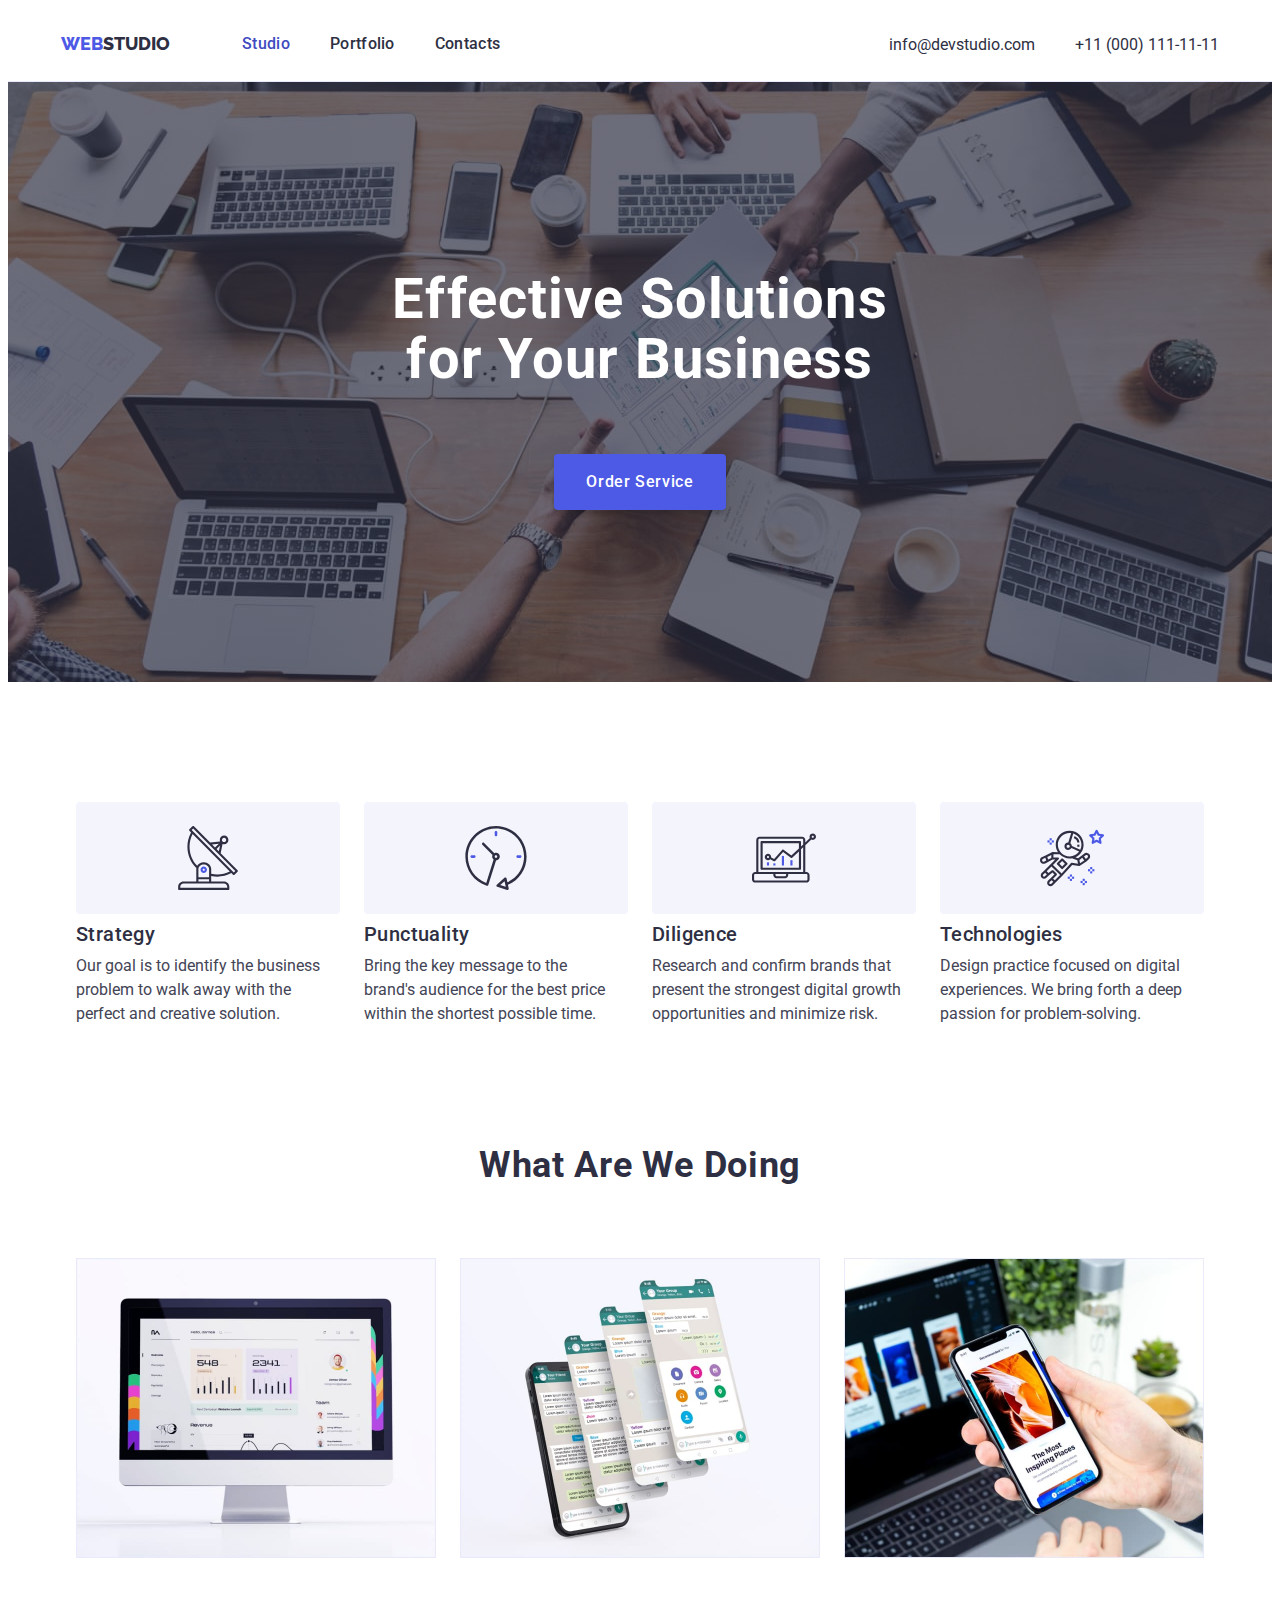
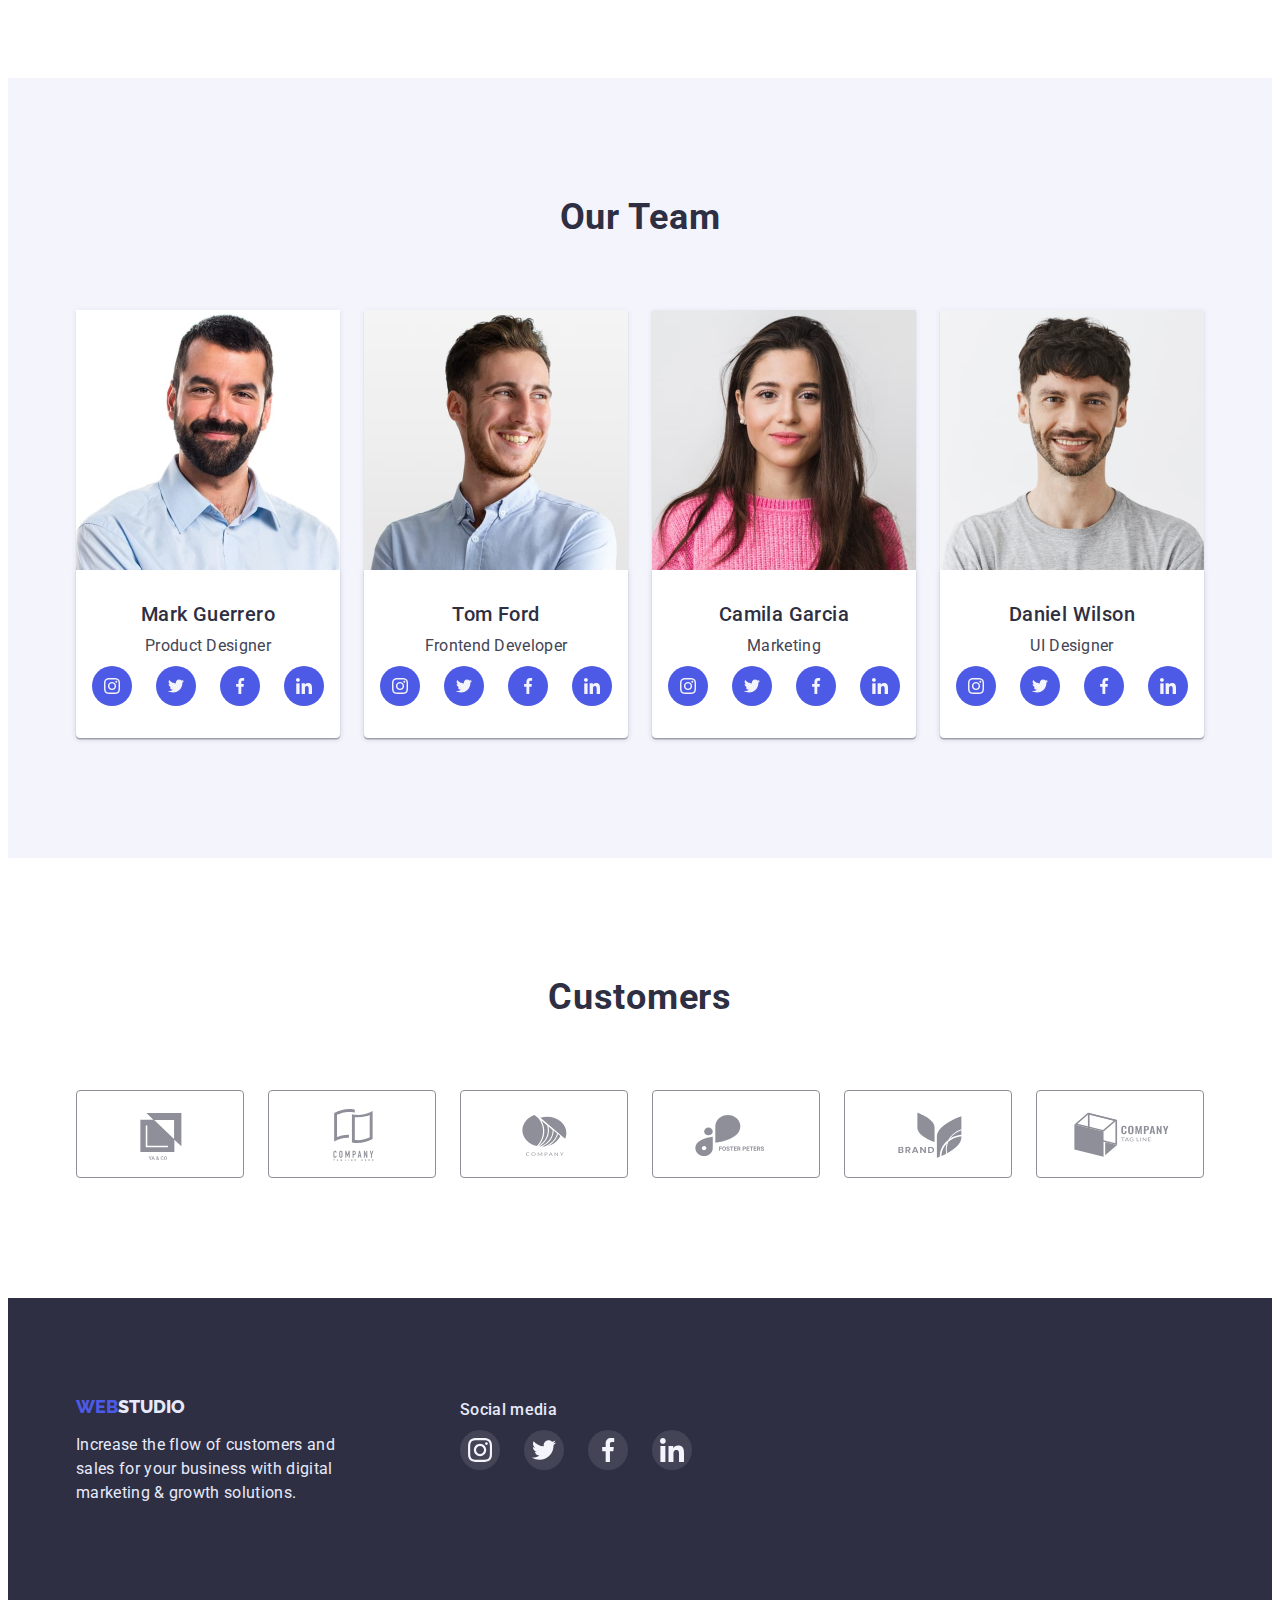
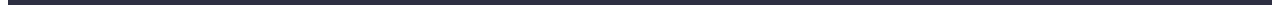
<file: index.html>
<!DOCTYPE html>
<html lang="en">
  <head>
    <meta charset="UTF-8" />
    <meta http-equiv="X-UA-Compatible" content="IE=edge" />
    <meta name="viewport" content="width=device-width, initial-scale=1.0" />
    <title>WebStudio</title>

    <link rel="preconnect" href="https://fonts.googleapis.com" />
    <link rel="preconnect" href="https://fonts.gstatic.com" crossorigin />
    <link
      href="https://fonts.googleapis.com/css2?family=Raleway:wght@800&family=Roboto:wght@400;500;700;900&display=swap"
      rel="stylesheet"
    />
    <link
      rel="stylesheet"
      href="https://cdnjs.cloudflare.com/ajax/libs/modern-normalize/1.1.0/modern-normalize.min.css"
      integrity="sha512-wpPYUAdjBVSE4KJnH1VR1HeZfpl1ub8YT/NKx4PuQ5NmX2tKuGu6U/JRp5y+Y8XG2tV+wKQpNHVUX03MfMFn9Q=="
      crossorigin="anonymous"
      referrerpolicy="no-referrer"
    />
    <link rel="stylesheet" href="./css/styles.css" />
  </head>
  <header class="page-header">
    <div class="container had">
      <nav class="navigation">
        <a class="header-logo" href="./index.html">
          <span class="web">web</span>studio</a
        >

        <ul class="site-nav list">
          <li class="item-nav">
            <a class="link-nav current" href="index.html">Studio</a>
          </li>
          <li class="item-nav">
            <a class="link-nav" href="portfolio.html">Portfolio</a>
          </li>
          <li class="item-nav"><a class="link-nav" href="">Contacts</a></li>
        </ul>
      </nav>
      <address>
        <ul class="adr-items list">
          <li class="adr">
            <a class="link-nav" href="mailto:info@devstudio.com"
              >info@devstudio.com</a
            >
          </li>
          <li class="adr">
            <a class="link-nav" href="tel:+110001111111">+11 (000) 111-11-11</a>
          </li>
        </ul>
      </address>
    </div>
  </header>
  <main>
    <section class="section hero">
      <div class="container overlay">
        <h1 class="hero-header">Effective Solutions<br />for Your Business</h1>

        <button class="hero-button-item" type="button">Order Service</button>
      </div>
    </section>

    <section class="section content">
      <div class="container">
        <h2 class="visually-hidden">Our advantages</h2>

        <ul class="content-list list">
          <li class="content-block">
            <div class="content-pic">
              <svg class="content-pic-icon" width="64" height="64">
                <use href="./images/symbol-defs.svg#icon-antenna"></use>
              </svg>
            </div>
            <h3 class="content-title">Strategy</h3>
            <p class="content-item">
              Our goal is to identify the business <br />
              problem to walk away with the <br />
              perfect and creative solution.
            </p>
          </li>
          <li class="content-block">
            <div class="content-pic">
              <svg class="content-pic-icon" width="64" height="64">
                <use href="./images/symbol-defs.svg#icon-clock"></use>
              </svg>
            </div>
            <h3 class="content-title">Punctuality</h3>
            <p class="content-item">
              Bring the key message to the <br />
              brand's audience for the best price <br />
              within the shortest possible time.
            </p>
          </li>
          <li class="content-block">
            <div class="content-pic">
              <svg class="content-pic-icon" width="64" height="64">
                <use href="./images/symbol-defs.svg#icon-diagram"></use>
              </svg>
            </div>
            <h3 class="content-title">Diligence</h3>
            <p class="content-item">
              Research and confirm brands that <br />
              present the strongest digital growth <br />
              opportunities and minimize risk.
            </p>
          </li>
          <li class="content-block">
            <div class="content-pic">
              <svg class="content-pic-icon" width="64" height="64">
                <use href="./images/symbol-defs.svg#icon-astronaut"></use>
              </svg>
            </div>
            <h3 class="content-title">Technologies</h3>
            <p class="content-item">
              Design practice focused on digital <br />
              experiences. We bring forth a deep <br />
              passion for problem-solving.
            </p>
          </li>
        </ul>
      </div>
    </section>

    <section class="section">
      <div class="container">
        <h2 class="title">What are we doing</h2>
        <ul class="content-img-list list">
          <li class="content-block">
            <img src="./images/image.jpg" alt="computer" width="360" />
          </li>
          <li class="content-block">
            <img src="./images/image1.jpg" alt="phone" width="360" />
          </li>
          <li class="content-block">
            <img src="./images/image2.jpg" alt="laptop phone" width="360" />
          </li>
        </ul>
      </div>
    </section>

    <section class="section team">
      <div class="container">
        <h2 class="title-team">our team</h2>
        <ul class="team-hed-item list">
          <li class="item-card">
            <img
              class="team-photo"
              src="./images/image3.jpg"
              alt="Mark Guerrero"
              width="264"
              height="380"
            />
            <div class="box">
              <h3 class="team-name">Mark Guerrero</h3>
              <p class="team-item">Product Designer</p>

              <ul class="team-soc-list list">
                <li class="team-soc-item">
                  <a class="team-soc-link link" href="">
                    <svg class="team-soc-icon" width="16" height="16">
                      <use href="./images/symbol-defs.svg#icon-instagram"></use>
                    </svg>
                  </a>
                </li>

                <li class="team-soc-item">
                  <a class="team-soc-link link" href="">
                    <svg class="team-soc-icon" width="16" height="16">
                      <use href="./images/symbol-defs.svg#icon-twitter"></use>
                    </svg>
                  </a>
                </li>

                <li class="team-soc-item">
                  <a class="team-soc-link link" href="">
                    <svg class="team-soc-icon" width="16" height="16">
                      <use href="./images/symbol-defs.svg#icon-facebook"></use>
                    </svg>
                  </a>
                </li>

                <li class="team-soc-item">
                  <a class="team-soc-link link" href="">
                    <svg class="team-soc-icon" width="16" height="16">
                      <use href="./images/symbol-defs.svg#icon-linkedin"></use>
                    </svg>
                  </a>
                </li>
              </ul>
            </div>
          </li>

          <li class="item-card">
            <img
              class="team-photo"
              src="./images/image4.jpg"
              alt="Tom Ford"
              width="264"
              height="380"
            />
            <div class="box">
              <h3 class="team-name">Tom Ford</h3>
              <p class="team-item">Frontend Developer</p>
              <ul class="team-soc-list list">
                <li class="team-soc-item">
                  <a class="team-soc-link link" href="">
                    <svg class="team-soc-icon" width="16" height="16">
                      <use href="./images/symbol-defs.svg#icon-instagram"></use>
                    </svg>
                  </a>
                </li>

                <li class="team-soc-item">
                  <a class="team-soc-link link" href="">
                    <svg class="team-soc-icon" width="16" height="16">
                      <use href="./images/symbol-defs.svg#icon-twitter"></use>
                    </svg>
                  </a>
                </li>

                <li class="team-soc-item">
                  <a class="team-soc-link link" href="">
                    <svg class="team-soc-icon" width="16" height="16">
                      <use href="./images/symbol-defs.svg#icon-facebook"></use>
                    </svg>
                  </a>
                </li>

                <li class="team-soc-item">
                  <a class="team-soc-link link" href="">
                    <svg class="team-soc-icon" width="16" height="16">
                      <use href="./images/symbol-defs.svg#icon-linkedin"></use>
                    </svg>
                  </a>
                </li>
              </ul>
            </div>
          </li>

          <li class="item-card">
            <img
              class="team-photo"
              src="./images/image5.jpg"
              alt="Camila Garcia"
              width="264"
              height="380"
            />
            <div class="box">
              <h3 class="team-name">Camila Garcia</h3>
              <p class="team-item">Marketing</p>
              <ul class="team-soc-list list">
                <li class="team-soc-item">
                  <a class="team-soc-link link" href="">
                    <svg class="team-soc-icon" width="16" height="16">
                      <use href="./images/symbol-defs.svg#icon-instagram"></use>
                    </svg>
                  </a>
                </li>

                <li class="team-soc-item">
                  <a class="team-soc-link link" href="">
                    <svg class="team-soc-icon" width="16" height="16">
                      <use href="./images/symbol-defs.svg#icon-twitter"></use>
                    </svg>
                  </a>
                </li>

                <li class="team-soc-item">
                  <a class="team-soc-link link" href="">
                    <svg class="team-soc-icon" width="16" height="16">
                      <use href="./images/symbol-defs.svg#icon-facebook"></use>
                    </svg>
                  </a>
                </li>

                <li class="team-soc-item">
                  <a class="team-soc-link link" href="">
                    <svg class="team-soc-icon" width="16" height="16">
                      <use href="./images/symbol-defs.svg#icon-linkedin"></use>
                    </svg>
                  </a>
                </li>
              </ul>
            </div>
          </li>

          <li class="item-card">
            <img
              class="team-photo"
              src="./images/image6.jpg"
              alt="Daniel Wilson"
              width="264"
              height="380"
            />
            <div class="box">
              <h3 class="team-name">Daniel Wilson</h3>
              <p class="team-item">UI Designer</p>
              <ul class="team-soc-list list">
                <li class="team-soc-item">
                  <a class="team-soc-link link" href="">
                    <svg class="team-soc-icon" width="16" height="16">
                      <use href="./images/symbol-defs.svg#icon-instagram"></use>
                    </svg>
                  </a>
                </li>

                <li class="team-soc-item">
                  <a class="team-soc-link link" href="">
                    <svg class="team-soc-icon" width="16" height="16">
                      <use href="./images/symbol-defs.svg#icon-twitter"></use>
                    </svg>
                  </a>
                </li>

                <li class="team-soc-item">
                  <a class="team-soc-link link" href="">
                    <svg class="team-soc-icon" width="16" height="16">
                      <use href="./images/symbol-defs.svg#icon-facebook"></use>
                    </svg>
                  </a>
                </li>

                <li class="team-soc-item">
                  <a class="team-soc-link link" href="">
                    <svg class="team-soc-icon" width="16" height="16">
                      <use href="./images/symbol-defs.svg#icon-linkedin"></use>
                    </svg>
                  </a>
                </li>
              </ul>
            </div>
          </li>
        </ul>
      </div>
    </section>
    <section class="section">
      <div class="container">
        <h2 class="title-team">customers</h2>
        <ul class="customer list">
          <li class="customer-item">
            <a class="customer-item-link" href="">
              <svg class="customer-item-icon" width="104" height="56">
                <use href="./images/symbol-defs.svg#icon-Logo1"></use>
              </svg>
            </a>
          </li>

          <li class="customer-item">
            <a class="customer-item-link" href="">
              <svg class="customer-item-icon" width="104" height="56">
                <use href="./images/symbol-defs.svg#icon-Logo2"></use>
              </svg>
            </a>
          </li>
          <li class="customer-item">
            <a class="customer-item-link" href="">
              <svg class="customer-item-icon" width="104" height="56">
                <use href="./images/symbol-defs.svg#icon-Logo3"></use>
              </svg>
            </a>
          </li>
          <li class="customer-item">
            <a class="customer-item-link" href="">
              <svg class="customer-item-icon" width="104" height="56">
                <use href="./images/symbol-defs.svg#icon-Logo4"></use>
              </svg>
            </a>
          </li>
          <li class="customer-item">
            <a class="customer-item-link" href="">
              <svg class="customer-item-icon" width="104" height="56">
                <use href="./images/symbol-defs.svg#icon-Logo5"></use>
              </svg>
            </a>
          </li>
          <li class="customer-item">
            <a class="customer-item-link" href="">
              <svg class="customer-item-icon" width="104" height="56">
                <use href="./images/symbol-defs.svg#icon-Logo6"></use>
              </svg>
            </a>
          </li>
        </ul>
      </div>
    </section>
  </main>
  <footer>
    <section class="section footer">
      <div class="container">
        <ul class="footer-block list">
          <li>
            <a class="footer-logo" href="./index.html">
              <span class="web footer-logo">web</span>studio</a
            >
            <p class="footer-item">
              Increase the flow of customers and sales for your business with
              digital marketing & growth solutions.
            </p>
          </li>
          <li>
            <p class="hed">Social media</p>
            <ul class="footer-soc-list list">
              <li class="footer-soc-item">
                <a class="footer-soc-link link" href="">
                  <svg class="footer-soc-icon" width="24" height="24">
                    <use href="./images/symbol-defs.svg#icon-instagram"></use>
                  </svg>
                </a>
              </li>

              <li class="footer-soc-item">
                <a class="footer-soc-link link" href="">
                  <svg class="footer-soc-icon" width="24" height="24">
                    <use href="./images/symbol-defs.svg#icon-twitter"></use>
                  </svg>
                </a>
              </li>

              <li class="footer-soc-item">
                <a class="footer-soc-link link" href="">
                  <svg class="footer-soc-icon" width="24" height="24">
                    <use href="./images/symbol-defs.svg#icon-facebook"></use>
                  </svg>
                </a>
              </li>

              <li class="footer-soc-item">
                <a class="footer-soc-link link" href="">
                  <svg class="footer-soc-icon" width="24" height="24">
                    <use href="./images/symbol-defs.svg#icon-linkedin"></use>
                  </svg>
                </a>
              </li>
            </ul>
          </li>
        </ul>
      </div>
    </section>
  </footer>
</html>
</file>
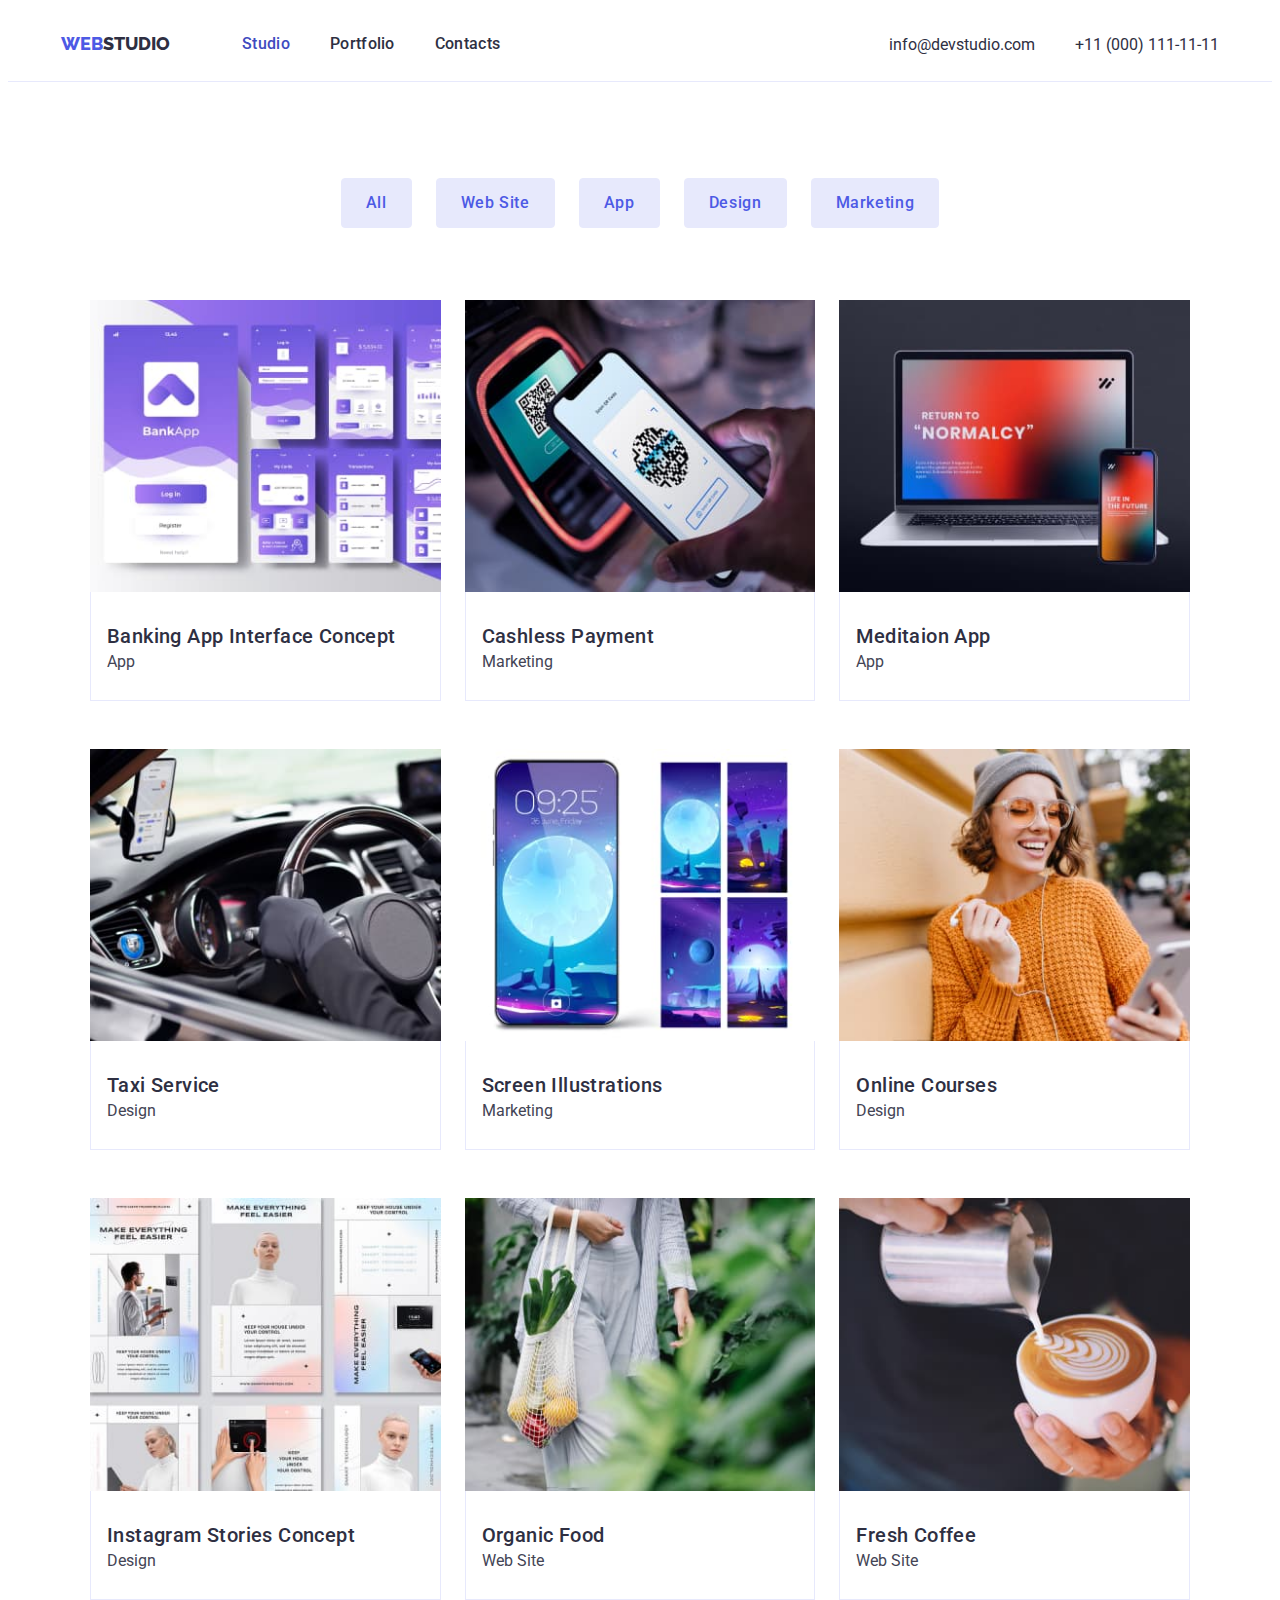
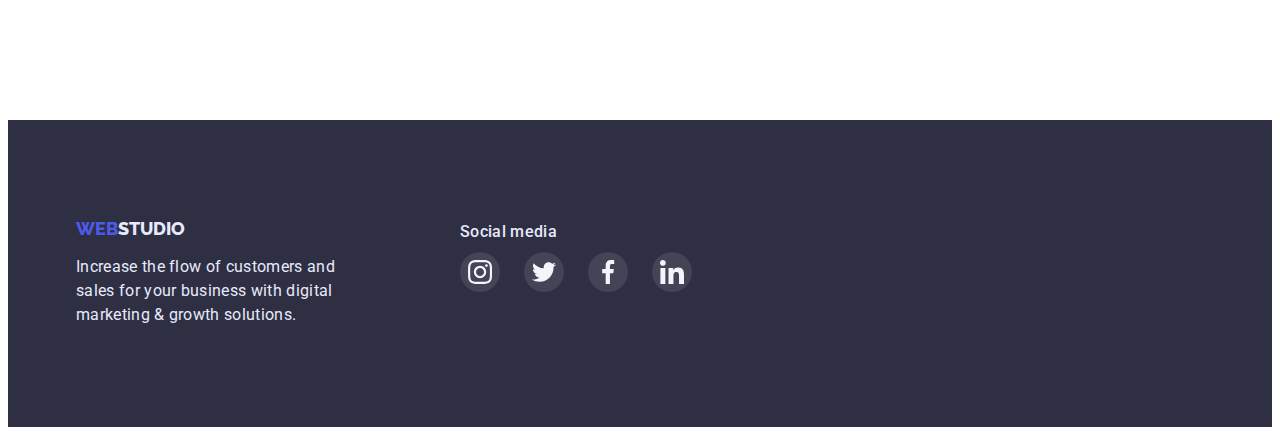
<file: portfolio.html>
<!DOCTYPE html>
<html lang="en">
  <head>
    <meta charset="UTF-8" />
    <meta http-equiv="X-UA-Compatible" content="IE=edge" />
    <meta name="viewport" content="width=device-width, initial-scale=1.0" />
    <title>Portfolio</title>
    <link rel="preconnect" href="https://fonts.googleapis.com" />
    <link rel="preconnect" href="https://fonts.gstatic.com" crossorigin />
    <link
      href="https://fonts.googleapis.com/css2?family=Raleway:wght@800&family=Roboto:wght@400;500;700;900&display=swap"
      rel="stylesheet"
    />
    <link
      rel="stylesheet"
      href="https://cdnjs.cloudflare.com/ajax/libs/modern-normalize/1.1.0/modern-normalize.min.css"
      integrity="sha512-wpPYUAdjBVSE4KJnH1VR1HeZfpl1ub8YT/NKx4PuQ5NmX2tKuGu6U/JRp5y+Y8XG2tV+wKQpNHVUX03MfMFn9Q=="
      crossorigin="anonymous"
      referrerpolicy="no-referrer"
    />
    <link rel="stylesheet" href="./css/styles.css" />
  </head>

  <header class="page-header">
    <div class="container had">
      <nav class="navigation">
        <a class="header-logo" href="./index.html">
          <span class="web">web</span>studio</a
        >

        <ul class="site-nav list">
          <li class="item-nav">
            <a class="link-nav current" href="index.html">Studio</a>
          </li>
          <li class="item-nav">
            <a class="link-nav" href="portfolio.html">Portfolio</a>
          </li>
          <li class="item-nav"><a class="link-nav" href="">Contacts</a></li>
        </ul>
      </nav>
      <address>
        <ul class="adr-items list">
          <li class="adr">
            <a class="link-nav" href="mailto:info@devstudio.com"
              >info@devstudio.com</a
            >
          </li>
          <li class="adr">
            <a class="link-nav" href="tel:+110001111111">+11 (000) 111-11-11</a>
          </li>
        </ul>
      </address>
    </div>
  </header>
  <main>
    <section class="section main">
      <div class="container">
        <h1 class="visually-hidden">Project filter</h1>

        <ul class="filter list">
          <li class="item-btn">
            <button class="button-item" type="button">All</button>
          </li>
          <li class="item-btn">
            <button class="button-item" type="button">Web Site</button>
          </li>
          <li class="item-btn">
            <button class="button-item" type="button">App</button>
          </li>
          <li class="item-btn">
            <button class="button-item" type="button">Design</button>
          </li>
          <li class="item-btn">
            <button class="button-item" type="button">Marketing</button>
          </li>
        </ul>

        <ul class="project list">
          <li class="project-cont">
            <a class="project-link" href=""
              ><img
                class="project-img"
                src="./images/image7_1.jpg"
                alt="Interface banking App"
                width="360"
                height="300"
              />
              <div class="after-img">
                <h2 class="project-hed">banking app interface concept</h2>
                <p class="project-item">app</p>
              </div></a
            >
          </li>
          <li class="project-cont">
            <a class="project-link" href=""
              ><img
                class="project-img"
                src="./images/image7.jpg"
                alt="Cashless Payment"
                width="360"
                height="300"
              />
              <div class="after-img">
                <h2 class="project-hed">cashless payment</h2>
                <p class="project-item">marketing</p>
              </div></a
            >
          </li>

          <li class="project-cont">
            <a class="project-link" href=""
              ><img
                class="project-img"
                src="./images/image8.jpg"
                alt="Meditaion App"
                width="360"
                height="300"
              />
              <div class="after-img">
                <h2 class="project-hed">meditaion app</h2>
                <p class="project-item">app</p>
              </div></a
            >
          </li>
          <li class="project-cont">
            <a class="project-link" href=""
              ><img
                class="project-img"
                src="./images/image9.jpg"
                alt="Interior of the car"
                width="360"
                height="300"
              />
              <div class="after-img">
                <h2 class="project-hed">taxi service</h2>
                <p class="project-item">design</p>
              </div></a
            >
          </li>
          <li class="project-cont">
            <a class="project-link" href=""
              ><img
                class="project-img"
                src="./images/image10.jpg"
                alt="Skins mobile phone"
                width="360"
                height="300"
              />
              <div class="after-img">
                <h2 class="project-hed">screen illustrations</h2>
                <p class="project-item">marketing</p>
              </div></a
            >
          </li>
          <li class="project-cont">
            <a class="project-link" href=""
              ><img
                class="project-img"
                src="./images/image11.jpg"
                alt="Smiling girl"
                width="360"
                height="300"
              />
              <div class="after-img">
                <h2 class="project-hed">online courses</h2>
                <p class="project-item">design</p>
              </div></a
            >
          </li>
          <li class="project-cont">
            <a class="project-link" href=""
              ><img
                class="project-img"
                src="./images/image12.jpg"
                alt="Instagram Stories Concept"
                width="360"
                height="300"
              />
              <div class="after-img">
                <h2 class="project-hed">instagram stories concept</h2>
                <p class="project-item">design</p>
              </div></a
            >
          </li>
          <li class="project-cont">
            <a class="project-link" href=""
              ><img
                class="project-img"
                src="./images/image13.jpg"
                alt="Organic Food"
                width="360"
                height="300"
              />
              <div class="after-img">
                <h2 class="project-hed">organic food</h2>
                <p class="project-item">web site</p>
              </div></a
            >
          </li>
          <li class="project-cont">
            <a class="project-link" href=""
              ><img
                class="project-img"
                src="./images/image14.jpg"
                alt="Fresh Coffee"
                width="360"
                height="300"
              />
              <div class="after-img">
                <h2 class="project-hed">fresh coffee</h2>
                <p class="project-item">web site</p>
              </div></a
            >
          </li>
        </ul>
      </div>
    </section>
  </main>

  <footer>
    <section class="section footer">
      <div class="container">
        <ul class="footer-block list">
          <li>
            <a class="footer-logo" href="./index.html">
              <span class="web footer-logo">web</span>studio</a
            >
            <p class="footer-item">
              Increase the flow of customers and sales for your business with
              digital marketing & growth solutions.
            </p>
          </li>
          <li>
            <p class="hed">Social media</p>
            <ul class="footer-soc-list list">
              <li class="footer-soc-item">
                <a class="footer-soc-link link" href="">
                  <svg class="footer-soc-icon" width="24" height="24">
                    <use href="./images/symbol-defs.svg#icon-instagram"></use>
                  </svg>
                </a>
              </li>

              <li class="footer-soc-item">
                <a class="footer-soc-link link" href="">
                  <svg class="footer-soc-icon" width="24" height="24">
                    <use href="./images/symbol-defs.svg#icon-twitter"></use>
                  </svg>
                </a>
              </li>

              <li class="footer-soc-item">
                <a class="footer-soc-link link" href="">
                  <svg class="footer-soc-icon" width="24" height="24">
                    <use href="./images/symbol-defs.svg#icon-facebook"></use>
                  </svg>
                </a>
              </li>

              <li class="footer-soc-item">
                <a class="footer-soc-link link" href="">
                  <svg class="footer-soc-icon" width="24" height="24">
                    <use href="./images/symbol-defs.svg#icon-linkedin"></use>
                  </svg>
                </a>
              </li>
            </ul>
          </li>
        </ul>
      </div>
    </section>
  </footer>
</html>
</file>
<file: css/styles.css>
:root {
  --primary-text-color: #434455;
  --title-text-color: #2e2f42;
  --first-logo-color: #4d5ae5;
  --second-logo-color: #2e2f42;
  --third-logo-color: #f4f4fd;
  --footer-text-color: #e7e9fc;
  --hero-text-color: #ffffff;
  --header-two-color: #2e2f42;
  --hero-image-backround: #2e2f42;
  --focus-hover-color: rgba(77, 90, 229, 1);
  --subtle-backgrounds: #e7e9fc;
  --Light-mode-backgrounds: #f4f4fd;
  --background: #e5e5e5;
  --hero-backround: #2e2f42;
  --button-primary: #e7e9fc;
  --button-h-f: #404bbf;
  --button-text-portfolio: #4d5ae5;
  --curent-color: #31d0aa;
  --border-button: #e7e9fc;
  --btn-h: #9747ff;
  --gradient: rgba(46, 47, 66, 0.7);
  --border-icon: rgba(142, 143, 153, 1);
  --footer-dg-icon: rgba(255, 255, 255, 0.1);
  --footer-icon-h-f: #31d0aa;
}

.container {
  max-width: 1158px;
  padding: 0 15px;
  margin-left: auto;
  margin-right: auto;
}
/* вилучила крапки зі спісків */
.list {
  list-style: none;
}

h1,
h2,
h3,
h4,
h5,
h6,
p {
  margin: 0;
}
ul {
  margin: 0;
  padding-left: 0;
}

img {
  display: block;
  max-width: 100%;
  height: auto;
}

* {
  box-sizing: border-box;
}
*:focus {
  outline: none;
}
body {
  color: var(--primary-text-color);
  font-family: "Roboto", sans-serif;
}
.section {
  padding-top: 120px;
  padding-bottom: 120px;
}
/* Шапка сторінок*/
.had {
  display: flex;
  align-items: baseline;
  justify-content: space-between;
  padding: 24px 0 24px;
}
.page-header {
  border-bottom: 1px solid var(--border-button);
}
/* логотип */
.header-logo {
  font-family: "Raleway";
  font-style: normal;
  text-transform: uppercase;
  font-weight: 800;
  font-size: 18px;
  line-height: 1.33;
  color: var(--second-logo-color);
  text-decoration: none;
  display: flex;
  align-items: center;
  padding: 0px;
}

/* меню навігації */
.navigation {
  display: flex;
  padding-right: 0;
  justify-content: start;
}

.site-nav {
  display: flex;
  justify-content: center;
  align-items: center;
  margin-left: 72px;
}
/* 
.link:is(:hover, :focus) {
  color: var(--button-h-f);
}
.link {
  display: block;
  text-decoration: none;
  color: var(--primary-text-color);
}*/
.link-nav {
  display: block;
  text-decoration: none;
  color: var(--title-text-color);
}

.link-nav:is(:hover, :focus) {
  color: var(--button-h-f);
  outline: none;
}
.item-nav .current {
  color: var(--button-h-f);
}

.item-nav {
  font-weight: 500;
  font-size: 16px;
  line-height: 1.5;
  letter-spacing: 0.02em;
}

.site-nav .item-nav:not(:last-child) {
  margin-right: 40px;
}

/* ul адреса */
.adr-items {
  display: flex;
  gap: 40px;
  align-items: center;
}

.adr {
  font-size: 16px;
  font-style: normal;
  line-height: 1.5;
}

.adr-link:is(:hover, :focus) {
  color: var(--focus-hover-color);
}

/* прихований заголовок */

.visually-hidden {
  position: absolute;
  white-space: nowrap;
  width: 1px;
  height: 1px;
  overflow: hidden;
  border: 0;
  padding: 0;
  clip: rect(0 0 0 0);
  clip-path: inset(50%);
  margin: -1px;
}

/* STUDIO PAGE */
.hero {
  background-color: var(--hero-backround);
  padding-top: 188px;
  padding-bottom: 188px;
  max-width: 1440px;
  height: 600px;
  background-image: linear-gradient(to right, var(--gradient), var(--gradient)),
    url(../images/people-office.jpg);
  background-repeat: no-repeat;
  background-position: center;
  background-size: cover;
  margin: 0 auto;
}

.hero-header {
  font-size: 56px;
  line-height: 1.07;
  letter-spacing: 0.02em;
  color: var(--hero-text-color);
  display: flex;
  justify-content: center;
  text-align: center;
}

/*кнопка головної сторінки*/
.hero-button-item {
  font-family: inherit;
  cursor: pointer;
  font-weight: 500;
  font-size: 16px;
  line-height: 1.5;
  letter-spacing: 0.04em;
  background-color: var(--button-text-portfolio);
  box-shadow: 0px 4px 4px rgba(0, 0, 0, 0.15);
  border-radius: 4px;
  color: var(--hero-text-color);
  display: block;
  margin: 64px auto 0;
  padding: 16px 32px;
  border: transparenT;
}

.hero-button-item:is(:hover, :focus) {
  background-color: var(--button-h-f);
  color: var(--hero-text-color);
  outline: none;
}

/*блок Наши цілі*/

.content {
  padding-bottom: 0;
}

.content-list {
  display: flex;
  justify-content: space-between;
}

.content-title {
  font-weight: 500;
  font-size: 20px;
  line-height: 1.2;
  letter-spacing: 0.02em;
  color: var(--title-text-color);
  margin-top: 8px;
}

.content-item {
  font-size: 16px;
  line-height: 1.5;
  color: var(--primary-text-color);
  margin-top: 8px;
}

/* SECTION "What are we doing" */

.title {
  font-size: 36px;
  line-height: 1.11;
  text-align: center;
  letter-spacing: 0.02em;
  text-transform: capitalize;
  color: var(--title-text-color);
  margin-bottom: 72px;
}

.content-img-list {
  display: flex;
  justify-content: space-between;
}

/* Секція "Наша команда" */
.team {
  background-color: var(--Light-mode-backgrounds);
}

.team-hed-item {
  display: flex;
  justify-content: space-between;
}

.title-team {
  font-size: 36px;
  line-height: 1.11;
  text-align: center;
  letter-spacing: 0.02em;
  text-transform: capitalize;
  color: var(--title-text-color);
  margin-bottom: 72px;
}

.item-card {
  background-color: var(--hero-text-color);
  box-shadow: 0px 1px 6px rgba(46, 47, 66, 0.08),
    0px 1px 1px rgba(46, 47, 66, 0.16), 0px 2px 1px rgba(46, 47, 66, 0.08);
  border-radius: 0px 0px 4px 4px;
  width: 264px;
}

.box {
  padding: 32px 0;
  box-shadow: 0px 1px 6px rgba(46, 47, 66, 0.08),
    0px 1px 1px rgba(46, 47, 66, 0.16), 0px 2px 1px rgba(46, 47, 66, 0.08);
  border-radius: 0px 0px 4px 4px;
}

.team-name {
  font-weight: 500;
  font-size: 20px;
  line-height: 1.2;
  text-align: center;
  letter-spacing: 0.02em;
  color: var(--title-text-color);
  margin-bottom: 8px;
}

.team-item {
  font-weight: 400;
  font-size: 16px;
  line-height: 1.5;
  letter-spacing: 0.02em;
  text-align: center;
  color: var(--primary-text-color);
}

/* меню "Фильтр" сторінка "Портфоліо" */

.filter {
  display: flex;
  justify-content: center;
}

.item-btn:is(:hover, :focus) {
  box-shadow: 0px 4px 4px rgba(0, 0, 0, 0.15);
  border-radius: 4px;
  outline: none;
}
.main {
  padding-top: 96px;
}
.filter .item-btn:not(:last-child) {
  margin-right: 24px;
}

/* кнопка сторинки Портфоліо */
.button-item {
  font-family: inherit;
  cursor: pointer;
  font-style: normal;
  font-weight: 500;
  font-size: 16px;
  line-height: 1.5;
  color: var(--button-text-portfolio);
  align-items: center;
  text-align: center;
  letter-spacing: 0.04em;
  background: var(--button-primary);
  border: 1px solid var(--border-button);
  border-radius: 4px;
  width: auto;
  box-sizing: border-box;
  padding: 12px 24px;
}

.button-item:is(:hover, :focus) {
  background-color: var(--button-h-f);
  color: var(--hero-text-color);
}

/*секція Портфоліо*/

.project {
  display: flex;
  justify-content: center;
  flex-wrap: wrap;
  margin-top: 72px;
}

/* CARD */
.project-cont {
  flex-basis: calc((100% - 76px) / 3);
}

.project-cont {
  margin: 0 12px 48px;
  text-decoration: none;
}

.project-cont:nth-of-type(3n + 1) {
  margin-left: 0;
}

.project-cont:nth-of-type(3n) {
  margin-right: 0;
}

.project-cont:nth-last-of-type(-n + 3) {
  margin-bottom: 0;
}

/* TEXT IN CARD */

.project-hed {
  font-style: normal;
  font-weight: 500;
  font-size: 20px;
  line-height: 1.2;
  letter-spacing: 0.02em;
  color: var(--title-text-color);
  text-transform: capitalize;
  margin-bottom: 8px;
}

.project-item {
  font-size: 16px;
  line-height: 0.75;
  text-transform: capitalize;
  color: var(--primary-text-color);
}

.after-img {
  padding: 32px 0 32px 16px;
  border: 1px solid var(--border-button);
  border-top: none;
 }

.project-link:is(:hover, :focus) {
  box-shadow: 0px 1px 6px rgba(46, 47, 66, 0.08),
    0px 1px 1px rgba(46, 47, 66, 0.16), 0px 2px 1px rgba(46, 47, 66, 0.08);
}

.project-link {
  display: block;
  text-decoration: none;
}

/* FOOTER */
.footer {
  background: var(--hero-backround);
  padding: 100px 0;
}

.footer-item {
  font-size: 16px;
  line-height: 1.5;
  letter-spacing: 0.02em;
  color: var(--footer-text-color);
  width: 264px;
  margin-top: 16px;
}

.footer-logo {
  font-family: "Raleway";
  font-style: normal;
  color: var(--footer-text-color);
  text-transform: uppercase;
  font-weight: 800;
  font-size: 18px;
  line-height: 0.75;
  text-decoration: none;
  margin-top: 100px;
}

.web {
  color: var(--first-logo-color);
}

/*  Icons Sotial Media */

/*.icons {
display: flex;
}

.icon {
  width: 40px;
  height: 40px;
}
  
 .icon-item {
  padding: 0;
  gap: 32px;
  background: var(--background);
  box-shadow: 0px 1px 6px rgba(46, 47, 66, 0.08), 0px 1px 1px rgba(46, 47, 66, 0.16), 0px 2px 1px rgba(46, 47, 66, 0.08);
  border-radius: 0px 0px 4px 4px;
}
 */
.team-soc-list {
  display: flex;
  justify-content: center;
  margin-top: 8px;
  gap: 24px;
}

.team-soc-item {
  width: 40px;
  height: 40px;
}
.team-soc-link {
  width: 100%;
  height: 100%;
  border-radius: 50%;
  background: var(--first-logo-color);
  display: flex;
  justify-content: center;
  align-items: center;
}
.team-soc-icon {
  fill: var(--Light-mode-backgrounds);
}
.team-soc-link:is(:hover, :focus) {
  background-color: var(--button-h-f);
  outline: none;
}
.customer {
  display: flex;
  justify-content: space-between;
  margin: 0 auto;
}

/*.customer-item {
  width: 168px;
  height: 88px;
  
}*/
.customer-item-link {
  display: flex;
  justify-content: center;
  align-items: center;
  width: 168px;
  height: 88px;
  border: 1px solid var(--border-icon);
  border-radius: 4px;
  color: var(--border-icon);
}
.customer-item-icon {
  fill: currentColor;
}
.customer-item-link:is(:hover, :focus) {
  border: 1px solid var(--button-h-f);
  color: var(--button-h-f);
}

/*
.customer-item-icon:is(:hover, :focus) {
  fill: var(--button-h-f);
}*/

.footer-block {
  display: flex;
  gap: 120px;
}
.hed {
  color: var(--footer-text-color);
  font-weight: 500;
  font-size: 16px;
  line-height: 1.5;
  letter-spacing: 0.02em;
}
.footer-soc-list {
  display: flex;
  justify-content: center;
  margin-top: 8px;
  gap: 24px;
}

.footer-soc-item {
  width: 40px;
  height: 40px;
}

.footer-soc-link {
  width: 100%;
  height: 100%;
  border-radius: 50%;
  background: var(--footer-dg-icon);
  display: flex;
  justify-content: center;
  align-items: center;
}

.footer-soc-icon {
  fill: var(--Light-mode-backgrounds);
}

.footer-soc-link:is(:hover, :focus) {
  background-color: var(--footer-icon-h-f);
}
.content-pic {
  display: flex;
  justify-content: center;
  align-items: center;
  height: 112px;
  width: 264px;
  border-radius: 4px;
  background-color: var(--Light-mode-backgrounds);
}
.icon-antenna::before {
  background-image: url(../images/antenna\ 1.svg);
}
.icon-clock::before {
  background-image: url(../images/clock\ 1.svg);
}
.icon-diagram::before {
  background-image: url(../images/diagram\ 1.svg);
}
.icon-astronaut::before {
  background-image: url(../images/astronaut\ 1.svg);
}

/*.icon {
  display: inline-block;
  width: 1em;
  height: 1em;
  stroke-width: 0;
  stroke: currentColor;
  fill: currentColor;
*/
</file>
